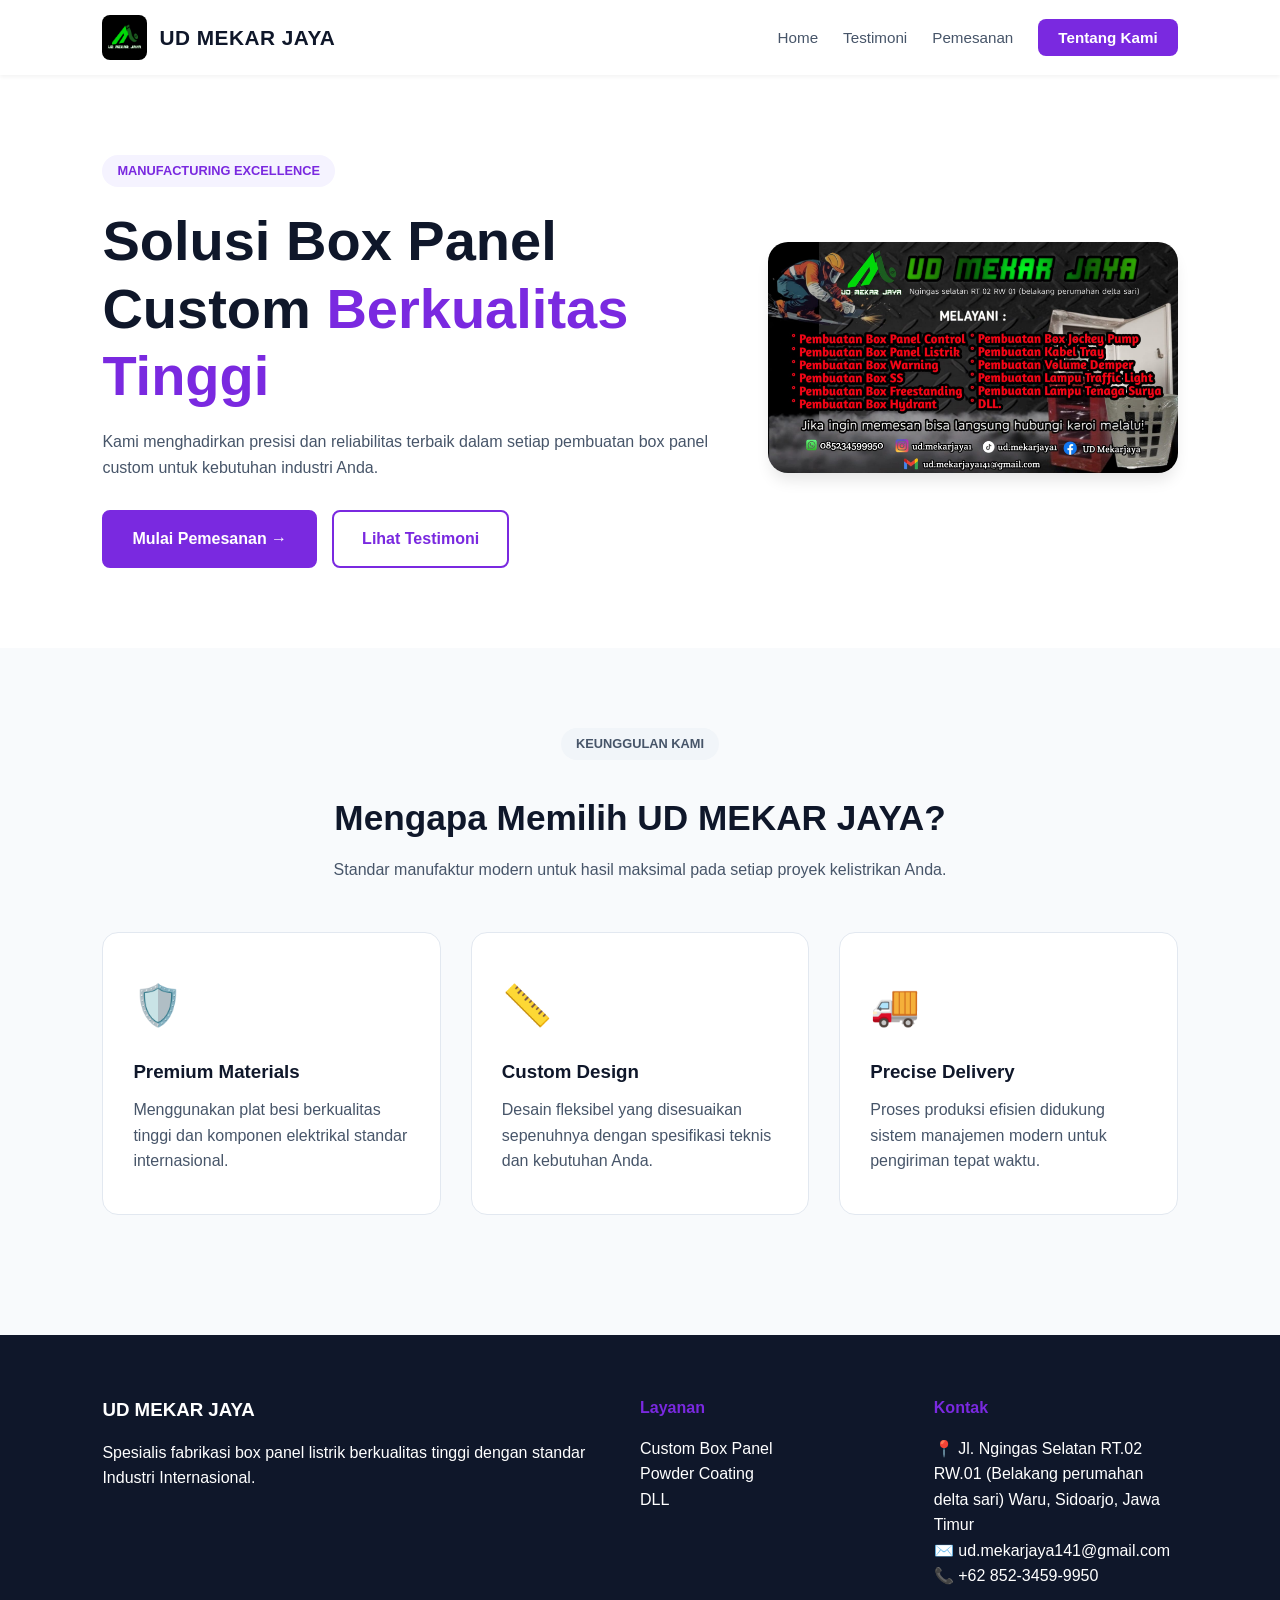
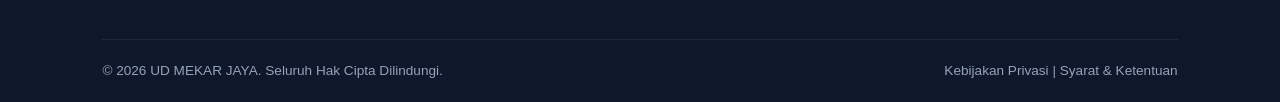
<file: index.html>
<!doctype html>
<html lang="id">
  <head>
    <meta charset="UTF-8" />
    <meta name="viewport" content="width=device-width, initial-scale=1.0" />
    <title>UD MEKAR JAYA - Home</title>
    <link rel="stylesheet" href="style.css" />
  </head>
  <body>
    <nav>
      <div class="logo-container">
        <a href="index.html" class="brand-link">
          <img src="img/logo.jpeg" alt="Logo UD Mekar Jaya" class="logo-img" />
          <span class="brand-name">UD MEKAR JAYA</span>
        </a>
      </div>
      <div class="menu-toggle" id="mobile-menu">
        <span></span><span></span><span></span>
      </div>
      <ul>
        <li><a href="index.html">Home</a></li>
        <li><a href="testimoni.html">Testimoni</a></li>
        <li><a href="pemesanan.html">Pemesanan</a></li>
        <li><a href="tentangkami.html" class="btn-about">Tentang Kami</a></li>
      </ul>
    </nav>

    <header class="hero">
      <div class="hero-content">
        <span class="badge">MANUFACTURING EXCELLENCE</span>
        <h1>Solusi Box Panel Custom <span>Berkualitas Tinggi</span></h1>
        <p>
          Kami menghadirkan presisi dan reliabilitas terbaik dalam setiap
          pembuatan box panel custom untuk kebutuhan industri Anda.
        </p>
        <div class="hero-btns">
          <a href="pemesanan.html" class="btn-primary">Mulai Pemesanan →</a>
          <a href="testimoni.html" class="btn-secondary">Lihat Testimoni</a>
        </div>
      </div>
      <div class="hero-img">
        <img src="img/profile.jpeg" alt="Profile" />
      </div>
    </header>

    <section class="features">
      <span class="badge" style="background: #f1f5f9; color: #475569"
        >KEUNGGULAN KAMI</span
      >
      <h2 style="font-size: 2.2rem; color: #0f172a; margin-top: 10px">
        Mengapa Memilih UD MEKAR JAYA?
      </h2>
      <p style="margin-top: 10px; color: #475569">
        Standar manufaktur modern untuk hasil maksimal pada setiap proyek
        kelistrikan Anda.
      </p>
      <div class="features-grid">
        <div class="feature-card">
          <div class="feature-icon">🛡️</div>
          <h3 style="color: #0f172a; margin-bottom: 10px">Premium Materials</h3>
          <p>
            Menggunakan plat besi berkualitas tinggi dan komponen elektrikal
            standar internasional.
          </p>
        </div>
        <div class="feature-card">
          <div class="feature-icon">📏</div>
          <h3 style="color: #0f172a; margin-bottom: 10px">Custom Design</h3>
          <p>
            Desain fleksibel yang disesuaikan sepenuhnya dengan spesifikasi
            teknis dan kebutuhan Anda.
          </p>
        </div>
        <div class="feature-card">
          <div class="feature-icon">🚚</div>
          <h3 style="color: #0f172a; margin-bottom: 10px">Precise Delivery</h3>
          <p>
            Proses produksi efisien didukung sistem manajemen modern untuk
            pengiriman tepat waktu.
          </p>
        </div>
      </div>
    </section>

    <footer>
      <div class="footer-grid">
        <div>
          <h3>UD MEKAR JAYA</h3>
          <p>
            Spesialis fabrikasi box panel listrik berkualitas tinggi dengan
            standar Industri Internasional.
          </p>
        </div>
        <div>
          <h4>Layanan</h4>
          <p>Custom Box Panel<br />Powder Coating<br />DLL</p>
        </div>
        <div>
          <h4>Kontak</h4>
          <p>
            📍 Jl. Ngingas Selatan RT.02 RW.01 (Belakang perumahan delta sari)
            Waru, Sidoarjo, Jawa Timur<br />✉️ ud.mekarjaya141@gmail.com<br />
            📞 +62 852-3459-9950
          </p>
        </div>
      </div>
      <div class="footer-bottom">
        <p>© 2026 UD MEKAR JAYA. Seluruh Hak Cipta Dilindungi.</p>
        <p>Kebijakan Privasi | Syarat & Ketentuan</p>
      </div>
    </footer>
    <script src="script.js"></script>
  </body>
</html>
</file>
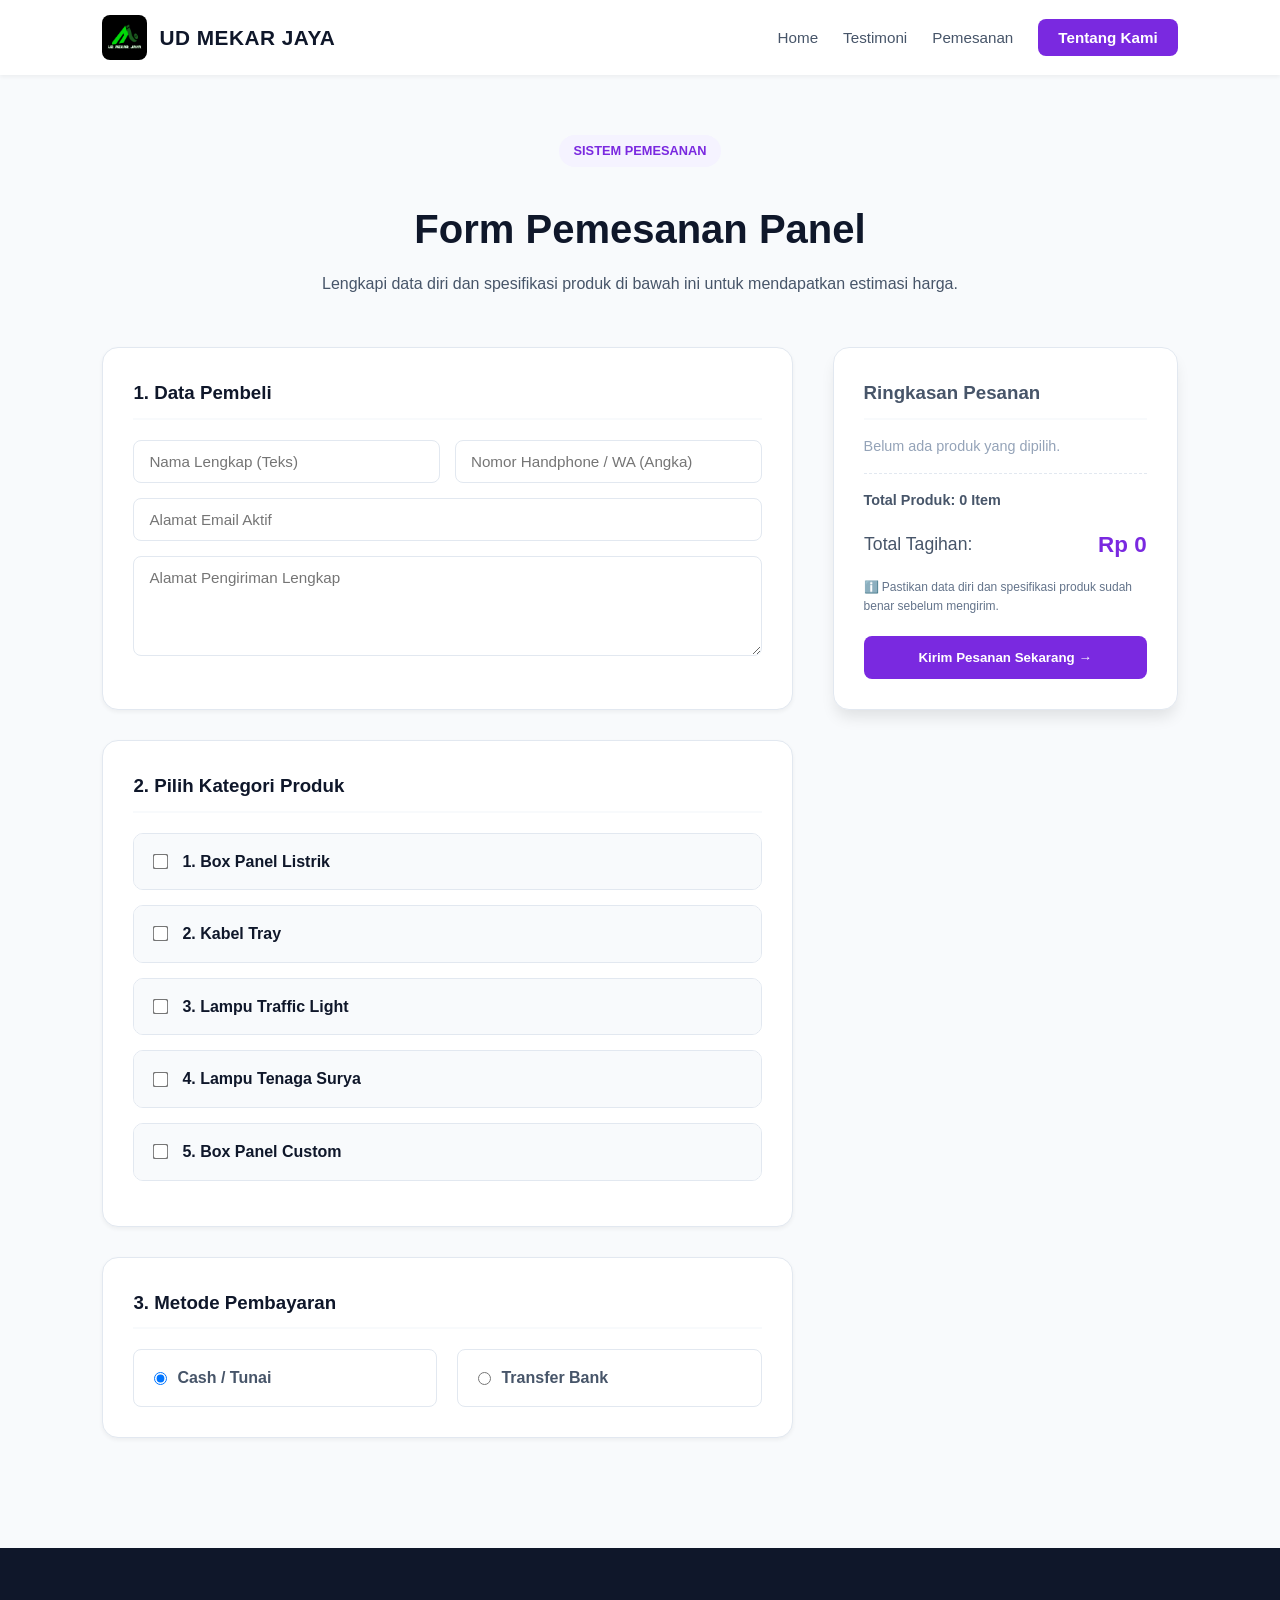
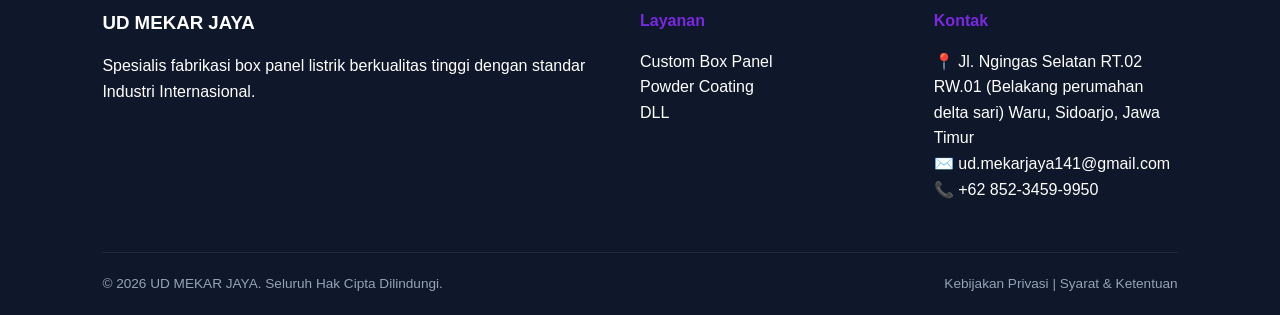
<file: pemesanan.html>
<!doctype html>
<html lang="id">
  <head>
    <meta charset="UTF-8" />
    <meta name="viewport" content="width=device-width, initial-scale=1.0" />
    <title>Pemesanan - UD MEKAR JAYA</title>
    <link rel="stylesheet" href="style.css" />
  </head>
  <body>
    <nav>
      <div class="logo-container">
        <a href="index.html" class="brand-link">
          <img src="img/logo.jpeg" alt="Logo UD Mekar Jaya" class="logo-img" />
          <span class="brand-name">UD MEKAR JAYA</span>
        </a>
      </div>
      <div class="menu-toggle" id="mobile-menu">
        <span></span><span></span><span></span>
      </div>
      <ul>
        <li><a href="index.html">Home</a></li>
        <li><a href="testimoni.html">Testimoni</a></li>
        <li><a href="pemesanan.html">Pemesanan</a></li>
        <li><a href="tentangkami.html" class="btn-about">Tentang Kami</a></li>
      </ul>
    </nav>

    <div style="padding: 60px 8% 10px; text-align: center">
      <span class="badge">SISTEM PEMESANAN</span>
      <h1 style="font-size: 2.5rem; color: #0f172a; margin-top: 10px">
        Form Pemesanan Panel
      </h1>
      <p style="color: #475569; margin-top: 10px">
        Lengkapi data diri dan spesifikasi produk di bawah ini untuk mendapatkan
        estimasi harga.
      </p>
    </div>

    <div class="order-container">
      <div class="order-list">
        <div class="order-step">
          <h3>1. Data Pembeli</h3>
          <div class="input-grid">
            <input
              type="text"
              id="cust-name"
              placeholder="Nama Lengkap (Teks)"
              required
            />
            <input
              type="tel"
              id="cust-phone"
              placeholder="Nomor Handphone / WA (Angka)"
              required
            />
          </div>
          <input
            type="email"
            id="cust-email"
            placeholder="Alamat Email Aktif"
            required
          />
          <textarea
            id="cust-address"
            style="height: 100px"
            placeholder="Alamat Pengiriman Lengkap"
            required
          ></textarea>
        </div>

        <div class="order-step">
          <h3>2. Pilih Kategori Produk</h3>

          <div class="cat-wrapper">
            <label class="cat-header">
              <input
                type="checkbox"
                class="cat-check"
                value="Box Panel Listrik"
                data-target="cat-1"
              />
              1. Box Panel Listrik
            </label>
            <div id="cat-1" class="cat-body hidden">
              <select class="prod-type">
                <option value="Freestanding" data-price="1500000">
                  Freestanding (Rp 1.500.000)
                </option>
                <option value="Panel Control" data-price="800000">
                  Panel Control (Rp 800.000)
                </option>
                <option value="Box Hydrant" data-price="600000">
                  Box Hydrant (Rp 600.000)
                </option>
                <option value="Box Jockey Pump" data-price="500000">
                  Box Jockey Pump (Rp 500.000)
                </option>
              </select>
              <div class="dim-group">
                <span style="font-size: 0.9rem; font-weight: 600"
                  >Dimensi (P x L x T) mm:</span
                >
                <div class="dimension-inputs">
                  <input type="number" class="dim-p" placeholder="P" /> x
                  <input type="number" class="dim-l" placeholder="L" /> x
                  <input type="number" class="dim-t" placeholder="T" />
                </div>
              </div>
              <div class="qty-group">
                <span style="font-size: 0.9rem; font-weight: 600">Jumlah:</span>
                <input type="number" class="prod-qty" value="1" min="1" />
              </div>
              <input
                type="text"
                class="prod-note"
                placeholder="Catatan tambahan (Warna, Plat, dll)"
              />
            </div>
          </div>

          <div class="cat-wrapper">
            <label class="cat-header">
              <input
                type="checkbox"
                class="cat-check"
                value="Kabel Tray"
                data-target="cat-2"
              />
              2. Kabel Tray
            </label>
            <div id="cat-2" class="cat-body hidden">
              <div class="dim-group">
                <span style="font-size: 0.9rem; font-weight: 600"
                  >Dimensi (P x L x T) mm:</span
                >
                <div class="dimension-inputs">
                  <input type="number" class="dim-p" placeholder="P" /> x
                  <input type="number" class="dim-l" placeholder="L" /> x
                  <input type="number" class="dim-t" placeholder="T" />
                </div>
              </div>
              <div class="qty-group">
                <span style="font-size: 0.9rem; font-weight: 600">Jumlah:</span>
                <input
                  type="number"
                  class="prod-qty"
                  data-price="150000"
                  value="1"
                  min="1"
                />
                <span style="font-size: 0.8rem; color: #64748b"
                  >*Harga per batang: Rp 150.000</span
                >
              </div>
              <input
                type="text"
                class="prod-note"
                placeholder="Catatan tambahan"
              />
            </div>
          </div>

          <div class="cat-wrapper">
            <label class="cat-header">
              <input
                type="checkbox"
                class="cat-check"
                value="Lampu Traffic Light"
                data-target="cat-3"
              />
              3. Lampu Traffic Light
            </label>
            <div id="cat-3" class="cat-body hidden">
              <div class="qty-group">
                <span style="font-size: 0.9rem; font-weight: 600"
                  >Jumlah Set:</span
                >
                <input
                  type="number"
                  class="prod-qty"
                  data-price="2500000"
                  value="1"
                  min="1"
                />
                <span style="font-size: 0.8rem; color: #64748b"
                  >*Harga per set: Rp 2.500.000</span
                >
              </div>
              <input
                type="text"
                class="prod-note"
                placeholder="Catatan tambahan"
              />
            </div>
          </div>

          <div class="cat-wrapper">
            <label class="cat-header">
              <input
                type="checkbox"
                class="cat-check"
                value="Lampu Tenaga Surya"
                data-target="cat-4"
              />
              4. Lampu Tenaga Surya
            </label>
            <div id="cat-4" class="cat-body hidden">
              <div class="qty-group">
                <span style="font-size: 0.9rem; font-weight: 600"
                  >Jumlah Set:</span
                >
                <input
                  type="number"
                  class="prod-qty"
                  data-price="3500000"
                  value="1"
                  min="1"
                />
                <span style="font-size: 0.8rem; color: #64748b"
                  >*Harga per set: Rp 3.500.000</span
                >
              </div>
              <input
                type="text"
                class="prod-note"
                placeholder="Catatan tambahan"
              />
            </div>
          </div>

          <div class="cat-wrapper">
            <label class="cat-header">
              <input
                type="checkbox"
                class="cat-check"
                value="Box Panel Custom"
                data-target="cat-5"
              />
              5. Box Panel Custom
            </label>
            <div id="cat-5" class="cat-body hidden">
              <p
                style="
                  color: #ea580c;
                  font-size: 0.85rem;
                  margin-bottom: 15px;
                  font-weight: bold;
                "
              >
                ⚠️ Harga produk custom akan dihitung sesuai kesepakatan penjual
                dan pembeli.
              </p>
              <div class="dim-group">
                <span style="font-size: 0.9rem; font-weight: 600"
                  >Dimensi Custom (mm):</span
                >
                <div class="dimension-inputs">
                  <input type="number" class="dim-p" placeholder="P" /> x
                  <input type="number" class="dim-l" placeholder="L" /> x
                  <input type="number" class="dim-t" placeholder="T" />
                </div>
              </div>
              <div class="qty-group">
                <span style="font-size: 0.9rem; font-weight: 600">Jumlah:</span>
                <input
                  type="number"
                  class="prod-qty"
                  data-price="0"
                  value="1"
                  min="1"
                />
              </div>
              <textarea
                class="prod-note"
                style="height: 80px"
                placeholder="Jelaskan secara detail spesifikasi custom Anda..."
              ></textarea>
            </div>
          </div>
        </div>

        <div class="order-step">
          <h3>3. Metode Pembayaran</h3>
          <div class="payment-methods">
            <label
              ><input type="radio" name="payment" value="Cash" checked /> Cash /
              Tunai</label
            >
            <label
              ><input type="radio" name="payment" value="Transfer Bank" />
              Transfer Bank</label
            >
          </div>
        </div>
      </div>

      <div class="sidebar">
        <div class="sidebar-card">
          <h3
            style="
              margin-bottom: 15px;
              border-bottom: 2px solid #f8fafc;
              padding-bottom: 10px;
            "
          >
            Ringkasan Pesanan
          </h3>
          <div id="summary-items" style="margin-bottom: 15px">
            <p style="color: #94a3b8; font-size: 0.9rem">
              Belum ada produk yang dipilih.
            </p>
          </div>
          <hr
            style="border: 0; border-top: 1px dashed #e2e8f0; margin: 15px 0"
          />
          <p id="summary-qty" style="font-size: 0.9rem; font-weight: 600">
            Total Produk: 0 Item
          </p>
          <div
            style="
              display: flex;
              justify-content: space-between;
              align-items: center;
              margin-top: 15px;
            "
          >
            <span style="font-size: 1.1rem">Total Tagihan:</span>
            <h2 id="grand-total" style="color: #7a29e0; font-size: 1.4rem">
              Rp 0
            </h2>
          </div>
          <p style="font-size: 0.75rem; color: #64748b; margin-top: 15px">
            ℹ️ Pastikan data diri dan spesifikasi produk sudah benar sebelum
            mengirim.
          </p>
          <button
            onclick="sendToWhatsApp()"
            class="btn-primary"
            style="width: 100%; margin-top: 20px; border: none; cursor: pointer"
          >
            Kirim Pesanan Sekarang →
          </button>
        </div>
      </div>
    </div>

    <footer>
      <div class="footer-grid">
        <div>
          <h3>UD MEKAR JAYA</h3>
          <p>
            Spesialis fabrikasi box panel listrik berkualitas tinggi dengan
            standar Industri Internasional.
          </p>
        </div>
        <div>
          <h4>Layanan</h4>
          <p>Custom Box Panel<br />Powder Coating<br />DLL</p>
        </div>
        <div>
          <h4>Kontak</h4>
          <p>
            📍 Jl. Ngingas Selatan RT.02 RW.01 (Belakang perumahan delta sari)
            Waru, Sidoarjo, Jawa Timur<br />✉️ ud.mekarjaya141@gmail.com<br />
            📞 +62 852-3459-9950
          </p>
        </div>
      </div>
      <div class="footer-bottom">
        <p>© 2026 UD MEKAR JAYA. Seluruh Hak Cipta Dilindungi.</p>
        <p>Kebijakan Privasi | Syarat & Ketentuan</p>
      </div>
    </footer>
    <script src="script.js"></script>
  </body>
</html>
</file>
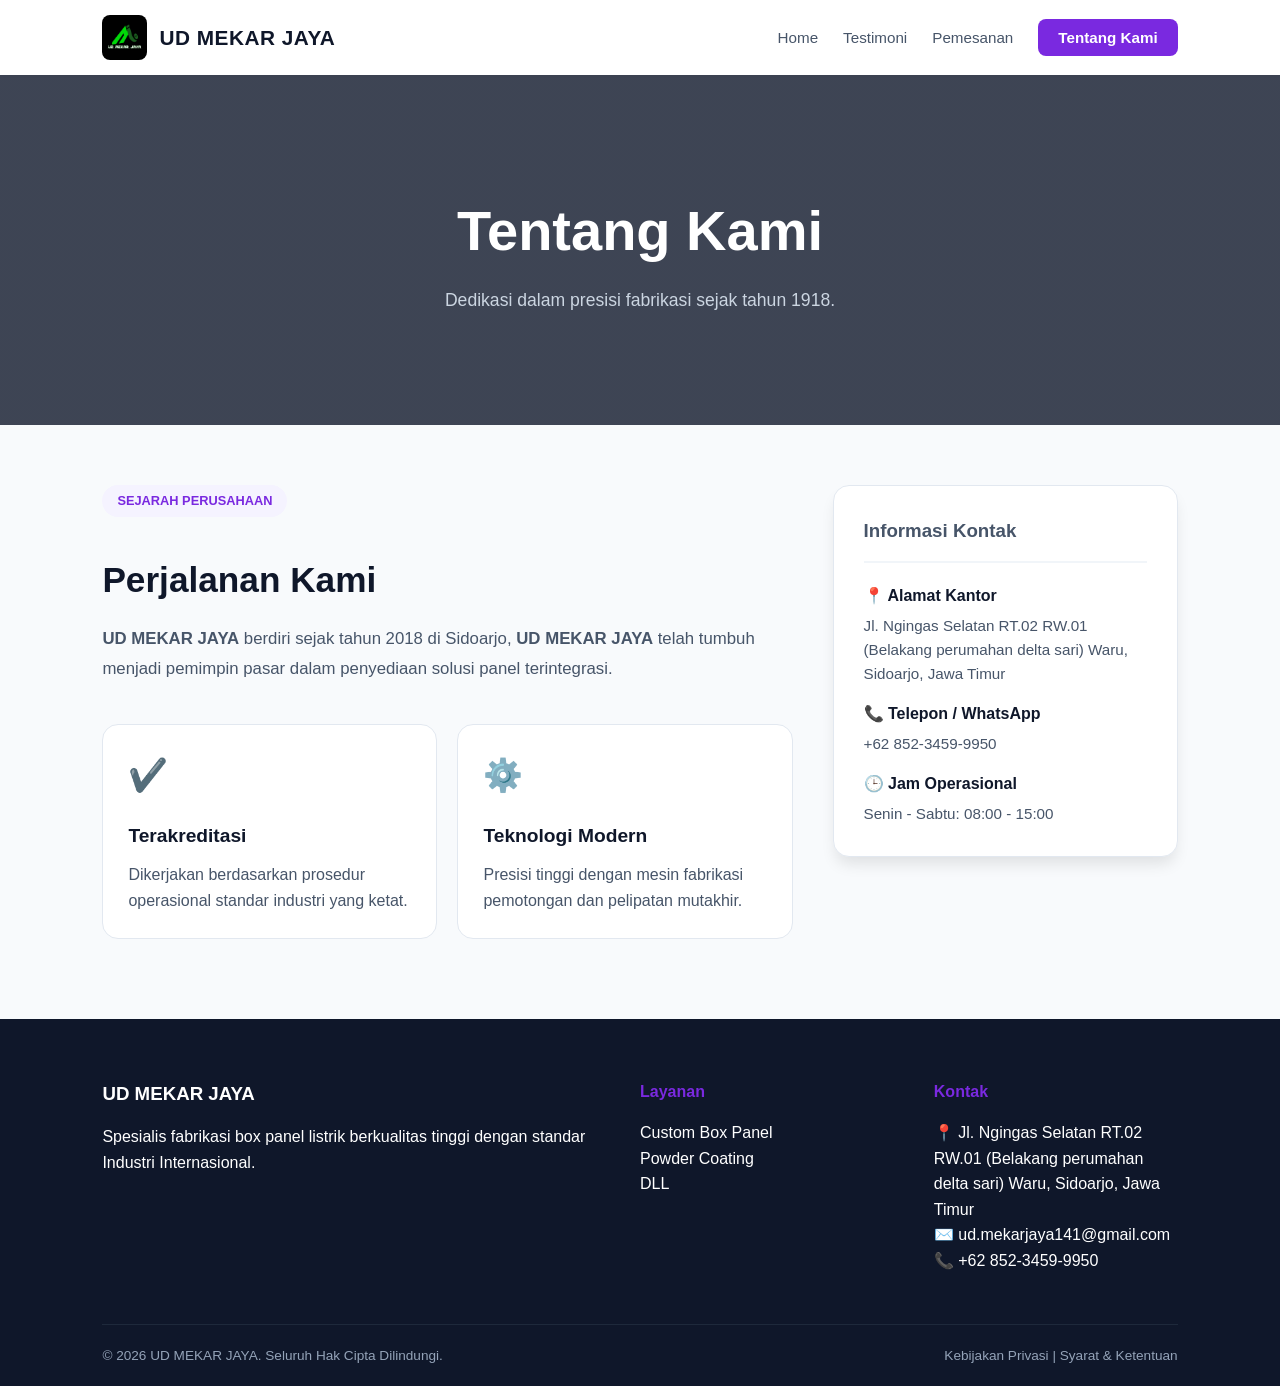
<file: tentangkami.html>
<!doctype html>
<html lang="id">
  <head>
    <meta charset="UTF-8" />
    <meta name="viewport" content="width=device-width, initial-scale=1.0" />
    <title>Tentang Kami - UD MEKAR JAYA</title>
    <link rel="stylesheet" href="style.css" />
  </head>
  <body>
    <nav>
      <div class="logo-container">
        <a href="index.html" class="brand-link">
          <img src="img/logo.jpeg" alt="Logo UD Mekar Jaya" class="logo-img" />
          <span class="brand-name">UD MEKAR JAYA</span>
        </a>
      </div>
      <div class="menu-toggle" id="mobile-menu">
        <span></span><span></span><span></span>
      </div>
      <ul>
        <li><a href="index.html">Home</a></li>
        <li><a href="testimoni.html">Testimoni</a></li>
        <li><a href="pemesanan.html">Pemesanan</a></li>
        <li><a href="tentangkami.html" class="btn-about">Tentang Kami</a></li>
      </ul>
    </nav>

    <div
      style="
        background:
          linear-gradient(rgba(15, 23, 42, 0.8), rgba(15, 23, 42, 0.8)),
          url(&quot;https://images.unsplash.com/photo-1473341304170-971dccb5ac1e?auto=format&fit=crop&w=1200&quot;)
            center/cover;
        height: 350px;
        display: flex;
        align-items: center;
        justify-content: center;
        text-align: center;
      "
    >
      <div>
        <h1 style="color: white; font-size: 3.5rem; margin-bottom: 10px">
          Tentang Kami
        </h1>
        <p style="color: #cbd5e1; font-size: 1.1rem">
          Dedikasi dalam presisi fabrikasi sejak tahun 1918.
        </p>
      </div>
    </div>

    <div class="order-container" style="padding-top: 60px">
      <div>
        <span class="badge">SEJARAH PERUSAHAAN</span>
        <h2 style="font-size: 2.2rem; color: #0f172a; margin: 15px 0">
          Perjalanan Kami
        </h2>
        <p style="font-size: 1.05rem; line-height: 1.8">
          <strong>UD MEKAR JAYA</strong> berdiri sejak tahun 2018 di Sidoarjo,
          <strong>UD MEKAR JAYA</strong> telah tumbuh menjadi pemimpin pasar
          dalam penyediaan solusi panel terintegrasi.
        </p>

        <div
          class="features-grid"
          style="grid-template-columns: 1fr 1fr; margin-top: 40px; gap: 20px"
        >
          <div class="feature-card" style="padding: 25px">
            <div class="feature-icon" style="font-size: 2rem">✔️</div>
            <h4 style="color: #0f172a; margin-bottom: 10px; font-size: 1.2rem">
              Terakreditasi
            </h4>
            <p>
              Dikerjakan berdasarkan prosedur operasional standar industri yang
              ketat.
            </p>
          </div>
          <div class="feature-card" style="padding: 25px">
            <div class="feature-icon" style="font-size: 2rem">⚙️</div>
            <h4 style="color: #0f172a; margin-bottom: 10px; font-size: 1.2rem">
              Teknologi Modern
            </h4>
            <p>
              Presisi tinggi dengan mesin fabrikasi pemotongan dan pelipatan
              mutakhir.
            </p>
          </div>
        </div>
      </div>

      <div class="sidebar">
        <div class="sidebar-card">
          <h3
            style="
              border-bottom: 2px solid #f1f5f9;
              padding-bottom: 15px;
              margin-bottom: 20px;
            "
          >
            Informasi Kontak
          </h3>
          <div style="margin-bottom: 15px">
            <strong style="color: #0f172a">📍 Alamat Kantor</strong>
            <p style="font-size: 0.95rem; margin-top: 5px">
              Jl. Ngingas Selatan RT.02 RW.01 (Belakang perumahan delta sari)
              Waru, Sidoarjo, Jawa Timur
            </p>
          </div>
          <div style="margin-bottom: 15px">
            <strong style="color: #0f172a">📞 Telepon / WhatsApp</strong>
            <p style="font-size: 0.95rem; margin-top: 5px">+62 852-3459-9950</p>
          </div>
          <div>
            <strong style="color: #0f172a">🕒 Jam Operasional</strong>
            <p style="font-size: 0.95rem; margin-top: 5px">
              Senin - Sabtu: 08:00 - 15:00
            </p>
          </div>
        </div>
      </div>
    </div>

    <footer>
      <div class="footer-grid">
        <div>
          <h3>UD MEKAR JAYA</h3>
          <p>
            Spesialis fabrikasi box panel listrik berkualitas tinggi dengan
            standar Industri Internasional.
          </p>
        </div>
        <div>
          <h4>Layanan</h4>
          <p>Custom Box Panel<br />Powder Coating<br />DLL</p>
        </div>
        <div>
          <h4>Kontak</h4>
          <p>
            📍 Jl. Ngingas Selatan RT.02 RW.01 (Belakang perumahan delta sari)
            Waru, Sidoarjo, Jawa Timur<br />✉️ ud.mekarjaya141@gmail.com<br />
            📞 +62 852-3459-9950
          </p>
        </div>
      </div>
      <div class="footer-bottom">
        <p>© 2026 UD MEKAR JAYA. Seluruh Hak Cipta Dilindungi.</p>
        <p>Kebijakan Privasi | Syarat & Ketentuan</p>
      </div>
    </footer>
    <script src="script.js"></script>
  </body>
</html>
</file>
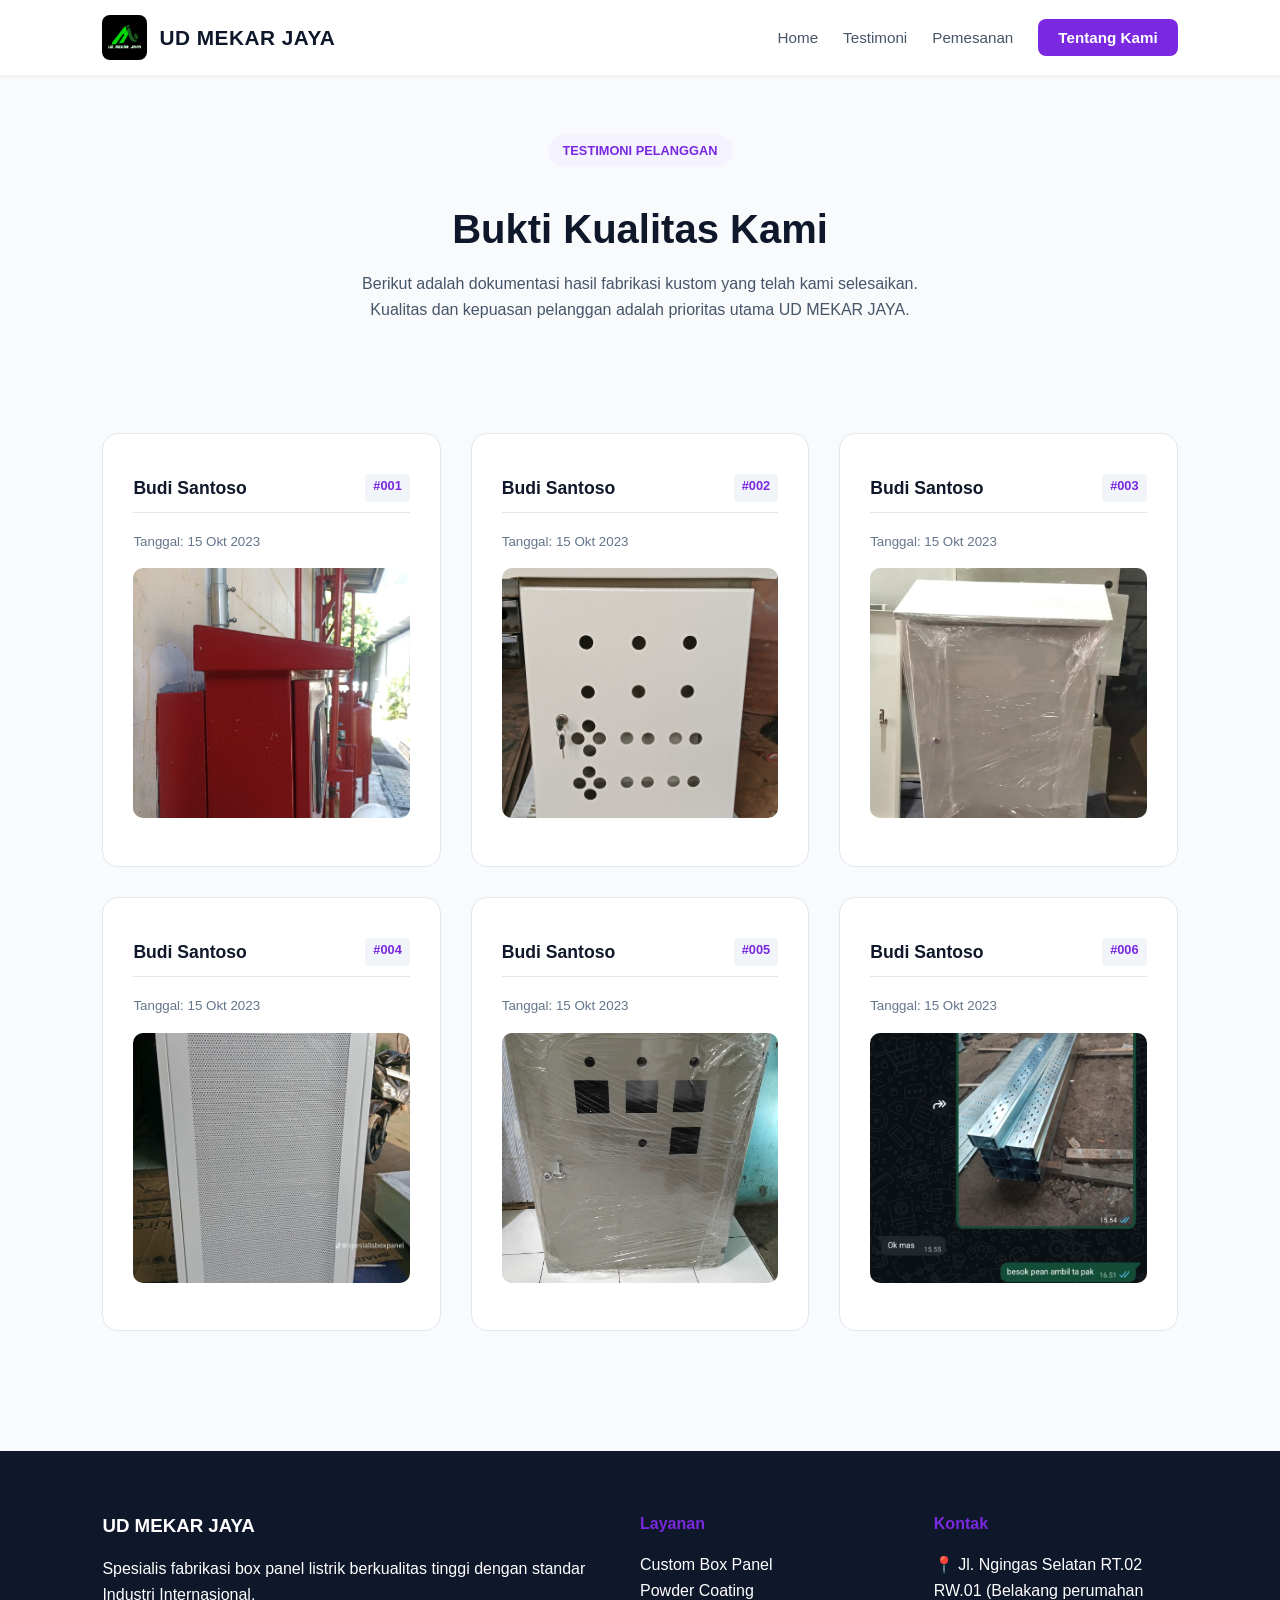
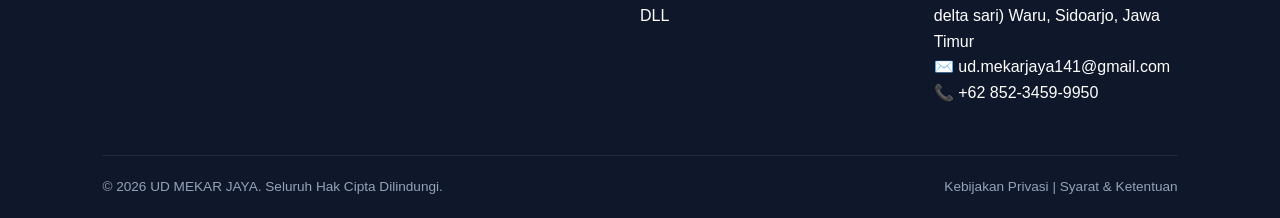
<file: testimoni.html>
<!doctype html>
<html lang="id">
  <head>
    <meta charset="UTF-8" />
    <meta name="viewport" content="width=device-width, initial-scale=1.0" />
    <title>Testimoni - UD MEKAR JAYA</title>
    <link rel="stylesheet" href="style.css" />
  </head>
  <body>
    <nav>
      <div class="logo-container">
        <a href="index.html" class="brand-link">
          <img src="img/logo.jpeg" alt="Logo UD Mekar Jaya" class="logo-img" />
          <span class="brand-name">UD MEKAR JAYA</span>
        </a>
      </div>
      <div class="menu-toggle" id="mobile-menu">
        <span></span><span></span><span></span>
      </div>
      <ul>
        <li><a href="index.html">Home</a></li>
        <li><a href="testimoni.html">Testimoni</a></li>
        <li><a href="pemesanan.html">Pemesanan</a></li>
        <li><a href="tentangkami.html" class="btn-about">Tentang Kami</a></li>
      </ul>
    </nav>

    <div style="padding: 60px 8% 10px; text-align: center">
      <span class="badge">TESTIMONI PELANGGAN</span>
      <h1 style="font-size: 2.5rem; color: #0f172a; margin-top: 10px">
        Bukti Kualitas Kami
      </h1>
      <p
        style="
          color: #475569;
          margin-top: 10px;
          max-width: 600px;
          margin-inline: auto;
        "
      >
        Berikut adalah dokumentasi hasil fabrikasi kustom yang telah kami
        selesaikan. Kualitas dan kepuasan pelanggan adalah prioritas utama UD
        MEKAR JAYA.
      </p>
    </div>

    <div class="features">
      <div class="testi-grid" style="margin-top: 20px">
        <div class="testi-card">
          <div
            style="
              display: flex;
              justify-content: space-between;
              border-bottom: 1px solid #e2e8f0;
              padding-bottom: 10px;
              margin-bottom: 15px;
            "
          >
            <strong style="color: #0f172a; font-size: 1.1rem"
              >Budi Santoso</strong
            >
            <span
              style="
                background: #f1f5f9;
                padding: 2px 8px;
                border-radius: 4px;
                font-size: 0.8rem;
                font-weight: bold;
                color: #7a29e0;
              "
              >#001</span
            >
          </div>
          <small style="color: #64748b">Tanggal: 15 Okt 2023</small>
          <img
            src="img/testi_1.jpeg"
            alt="testi_001"
            style="height: 250px; object-fit: cover"
          />
        </div>

        <div class="testi-card">
          <div
            style="
              display: flex;
              justify-content: space-between;
              border-bottom: 1px solid #e2e8f0;
              padding-bottom: 10px;
              margin-bottom: 15px;
            "
          >
            <strong style="color: #0f172a; font-size: 1.1rem"
              >Budi Santoso</strong
            >
            <span
              style="
                background: #f1f5f9;
                padding: 2px 8px;
                border-radius: 4px;
                font-size: 0.8rem;
                font-weight: bold;
                color: #7a29e0;
              "
              >#002</span
            >
          </div>
          <small style="color: #64748b">Tanggal: 15 Okt 2023</small>
          <img
            src="img/testi_2.jpeg"
            alt="testi_002"
            style="height: 250px; object-fit: cover"
          />
        </div>

        <div class="testi-card">
          <div
            style="
              display: flex;
              justify-content: space-between;
              border-bottom: 1px solid #e2e8f0;
              padding-bottom: 10px;
              margin-bottom: 15px;
            "
          >
            <strong style="color: #0f172a; font-size: 1.1rem"
              >Budi Santoso</strong
            >
            <span
              style="
                background: #f1f5f9;
                padding: 2px 8px;
                border-radius: 4px;
                font-size: 0.8rem;
                font-weight: bold;
                color: #7a29e0;
              "
              >#003</span
            >
          </div>
          <small style="color: #64748b">Tanggal: 15 Okt 2023</small>
          <img
            src="img/testi_3.jpeg"
            alt="testi_003"
            style="height: 250px; object-fit: cover"
          />
        </div>

        <div class="testi-card">
          <div
            style="
              display: flex;
              justify-content: space-between;
              border-bottom: 1px solid #e2e8f0;
              padding-bottom: 10px;
              margin-bottom: 15px;
            "
          >
            <strong style="color: #0f172a; font-size: 1.1rem"
              >Budi Santoso</strong
            >
            <span
              style="
                background: #f1f5f9;
                padding: 2px 8px;
                border-radius: 4px;
                font-size: 0.8rem;
                font-weight: bold;
                color: #7a29e0;
              "
              >#004</span
            >
          </div>
          <small style="color: #64748b">Tanggal: 15 Okt 2023</small>
          <img
            src="img/testi_4.jpeg"
            alt="testi_004"
            style="height: 250px; object-fit: cover"
          />
        </div>

        <div class="testi-card">
          <div
            style="
              display: flex;
              justify-content: space-between;
              border-bottom: 1px solid #e2e8f0;
              padding-bottom: 10px;
              margin-bottom: 15px;
            "
          >
            <strong style="color: #0f172a; font-size: 1.1rem"
              >Budi Santoso</strong
            >
            <span
              style="
                background: #f1f5f9;
                padding: 2px 8px;
                border-radius: 4px;
                font-size: 0.8rem;
                font-weight: bold;
                color: #7a29e0;
              "
              >#005</span
            >
          </div>
          <small style="color: #64748b">Tanggal: 15 Okt 2023</small>
          <img
            src="img/testi_5.jpeg"
            alt="testi_005"
            style="height: 250px; object-fit: cover"
          />
        </div>

        <div class="testi-card">
          <div
            style="
              display: flex;
              justify-content: space-between;
              border-bottom: 1px solid #e2e8f0;
              padding-bottom: 10px;
              margin-bottom: 15px;
            "
          >
            <strong style="color: #0f172a; font-size: 1.1rem"
              >Budi Santoso</strong
            >
            <span
              style="
                background: #f1f5f9;
                padding: 2px 8px;
                border-radius: 4px;
                font-size: 0.8rem;
                font-weight: bold;
                color: #7a29e0;
              "
              >#006</span
            >
          </div>
          <small style="color: #64748b">Tanggal: 15 Okt 2023</small>
          <img
            src="img/testi_6.jpeg"
            alt="testi_006"
            style="height: 250px; object-fit: cover"
          />
        </div>
      </div>
    </div>

    <footer>
      <div class="footer-grid">
        <div>
          <h3>UD MEKAR JAYA</h3>
          <p>
            Spesialis fabrikasi box panel listrik berkualitas tinggi dengan
            standar Industri Internasional.
          </p>
        </div>
        <div>
          <h4>Layanan</h4>
          <p>Custom Box Panel<br />Powder Coating<br />DLL</p>
        </div>
        <div>
          <h4>Kontak</h4>
          <p>
            📍 Jl. Ngingas Selatan RT.02 RW.01 (Belakang perumahan delta sari)
            Waru, Sidoarjo, Jawa Timur<br />✉️ ud.mekarjaya141@gmail.com<br />
            📞 +62 852-3459-9950
          </p>
        </div>
      </div>
      <div class="footer-bottom">
        <p>© 2026 UD MEKAR JAYA. Seluruh Hak Cipta Dilindungi.</p>
        <p>Kebijakan Privasi | Syarat & Ketentuan</p>
      </div>
    </footer>
    <script src="script.js"></script>
  </body>
</html>
</file>
<file: style.css>
/* =========================================
   MASTER CSS - UD MEKAR JAYA
   ========================================= */
:root {
  --primary: #7a29e0;
  --primary-dark: #6321b6;
  --secondary: #475569;
  --dark: #0f172a;
  --light: #f8fafc;
  --white: #ffffff;
  --border: #e2e8f0;
  --shadow-sm: 0 2px 4px rgba(0, 0, 0, 0.05);
  --shadow-md: 0 10px 15px -3px rgba(0, 0, 0, 0.1);
  --transition: all 0.3s ease;
}

* {
  margin: 0;
  padding: 0;
  box-sizing: border-box;
  font-family: "Segoe UI", Tahoma, Geneva, Verdana, sans-serif;
}
body {
  background-color: var(--light);
  color: var(--secondary);
  line-height: 1.6;
  overflow-x: hidden;
}

/* --- NAVBAR RESPONSIF --- */
nav {
  display: flex;
  justify-content: space-between;
  align-items: center;
  padding: 15px 8%;
  background: var(--white);
  position: sticky;
  top: 0;
  z-index: 1000;
  box-shadow: var(--shadow-sm);
}
.logo-container .brand-link {
  display: flex;
  align-items: center;
  gap: 12px;
  text-decoration: none;
}
.logo-img {
  width: 45px;
  height: 45px;
  border-radius: 8px;
  object-fit: cover;
}
.brand-name {
  font-weight: bold;
  font-size: 1.3rem;
  color: var(--dark);
  letter-spacing: 0.5px;
}

nav ul {
  display: flex;
  list-style: none;
  gap: 25px;
  align-items: center;
}
nav ul li a {
  text-decoration: none;
  color: var(--secondary);
  font-weight: 500;
  font-size: 0.95rem;
  transition: var(--transition);
}
nav ul li a:hover {
  color: var(--primary);
}
.btn-about {
  background: var(--primary);
  color: var(--white) !important;
  padding: 10px 20px;
  border-radius: 8px;
  font-weight: 600 !important;
}

/* Hamburger Menu */
.menu-toggle {
  display: none;
  flex-direction: column;
  cursor: pointer;
  gap: 5px;
}
.menu-toggle span {
  width: 25px;
  height: 3px;
  background: var(--dark);
  border-radius: 2px;
  transition: 0.3s;
}

/* --- HERO SECTION --- */
.hero {
  display: flex;
  padding: 80px 8%;
  align-items: center;
  gap: 50px;
  background: var(--white);
}
.hero-content {
  flex: 1.2;
}
.hero-img {
  flex: 0.8;
}
.hero-img img {
  width: 100%;
  border-radius: 20px;
  box-shadow: var(--shadow-md);
}
.badge {
  background: #f5f3ff;
  color: var(--primary);
  padding: 6px 15px;
  border-radius: 20px;
  font-size: 0.8rem;
  font-weight: 700;
  display: inline-block;
  margin-bottom: 20px;
}
.hero h1 {
  font-size: 3.5rem;
  color: var(--dark);
  line-height: 1.2;
  margin-bottom: 20px;
}
.hero h1 span {
  color: var(--primary);
}
.hero-btns {
  display: flex;
  gap: 15px;
  margin-top: 30px;
}
.btn-primary,
.btn-secondary {
  padding: 14px 28px;
  border-radius: 8px;
  font-weight: 600;
  text-decoration: none;
  transition: var(--transition);
  border: 2px solid var(--primary);
}
.btn-primary {
  background: var(--primary);
  color: var(--white);
}
.btn-primary:hover {
  background: var(--primary-dark);
  border-color: var(--primary-dark);
  transform: translateY(-2px);
}
.btn-secondary {
  background: transparent;
  color: var(--primary);
}
.btn-secondary:hover {
  background: #f5f3ff;
}

/* --- LAYOUT UMUM (Fitur, Testimoni) --- */
.features {
  padding: 80px 8%;
  text-align: center;
}
.features-grid,
.testi-grid {
  display: grid;
  grid-template-columns: repeat(3, 1fr);
  gap: 30px;
  margin-top: 50px;
}
.feature-card,
.testi-card {
  background: var(--white);
  padding: 40px 30px;
  border-radius: 16px;
  border: 1px solid var(--border);
  transition: var(--transition);
  text-align: left;
}
.feature-card:hover,
.testi-card:hover {
  transform: translateY(-5px);
  box-shadow: var(--shadow-md);
  border-color: var(--primary);
}
.feature-icon {
  font-size: 2.5rem;
  margin-bottom: 20px;
}
.testi-card img {
  width: 100%;
  border-radius: 10px;
  margin-top: 15px;
  object-fit: cover;
}

/* --- HALAMAN PEMESANAN --- */
.order-container {
  display: grid;
  grid-template-columns: 2fr 1fr;
  padding: 40px 8%;
  gap: 40px;
}
.order-step {
  background: var(--white);
  padding: 30px;
  border-radius: 16px;
  box-shadow: var(--shadow-sm);
  margin-bottom: 30px;
  border: 1px solid var(--border);
}
.order-step h3 {
  margin-bottom: 20px;
  color: var(--dark);
  border-bottom: 2px solid var(--light);
  padding-bottom: 10px;
}
.sidebar-card {
  background: var(--white);
  padding: 30px;
  border-radius: 16px;
  position: sticky;
  top: 100px;
  box-shadow: var(--shadow-md);
  border: 1px solid var(--border);
}

/* Form Elements */
input,
textarea,
select {
  width: 100%;
  padding: 12px 15px;
  border: 1px solid var(--border);
  border-radius: 8px;
  margin-bottom: 15px;
  font-size: 0.95rem;
  transition: var(--transition);
}
input:focus,
textarea:focus,
select:focus {
  border-color: var(--primary);
  outline: none;
  box-shadow: 0 0 0 3px rgba(122, 41, 224, 0.1);
}
.input-grid {
  display: grid;
  grid-template-columns: 1fr 1fr;
  gap: 15px;
}
.hidden {
  display: none !important;
}

/* Kategori Produk */
.cat-wrapper {
  border: 1px solid var(--border);
  border-radius: 10px;
  margin-bottom: 15px;
  overflow: hidden;
}
.cat-header {
  display: flex;
  align-items: center;
  padding: 15px 20px;
  background: var(--light);
  cursor: pointer;
  font-weight: 600;
  color: var(--dark);
}
.cat-header input {
  width: auto;
  margin: 0 15px 0 0;
  transform: scale(1.2);
  cursor: pointer;
}
.cat-body {
  padding: 20px;
  background: var(--white);
  border-top: 1px solid var(--border);
}

/* Dimensi & Hitungan */
.dim-group {
  display: flex;
  align-items: center;
  gap: 10px;
  margin-bottom: 15px;
  background: var(--light);
  padding: 10px 15px;
  border-radius: 8px;
}
.dim-group input {
  width: 80px;
  margin-bottom: 0;
  text-align: center;
}
.qty-group {
  display: flex;
  align-items: center;
  gap: 15px;
  margin-bottom: 15px;
}
.qty-group input {
  width: 100px;
  margin-bottom: 0;
}

/* Payment Radio */
.payment-methods {
  display: flex;
  gap: 20px;
}
.payment-methods label {
  display: flex;
  align-items: center;
  gap: 10px;
  cursor: pointer;
  font-weight: 600;
  padding: 15px 20px;
  border: 1px solid var(--border);
  border-radius: 8px;
  flex: 1;
}
.payment-methods input {
  width: auto;
  margin: 0;
}

/* --- FOOTER --- */
footer {
  background: var(--dark);
  color: white;
  padding: 60px 8% 20px;
  margin-top: 40px;
}
.footer-grid {
  display: grid;
  grid-template-columns: 2fr 1fr 1fr;
  gap: 50px;
  margin-bottom: 50px;
}
.footer-grid h3 {
  color: var(--white);
  margin-bottom: 15px;
}
.footer-grid h4 {
  color: var(--primary);
  margin-bottom: 15px;
}
.footer-bottom {
  border-top: 1px solid #1e293b;
  padding-top: 20px;
  display: flex;
  justify-content: space-between;
  font-size: 0.85rem;
  color: #94a3b8;
}

/* --- RESPONSIVE MOBILE --- */
@media (max-width: 992px) {
  .menu-toggle {
    display: flex;
  }
  nav ul {
    position: fixed;
    right: -100%;
    top: 75px;
    background: var(--white);
    flex-direction: column;
    width: 100%;
    height: calc(100vh - 75px);
    padding: 40px;
    transition: var(--transition);
    box-shadow: var(--shadow-md);
  }
  nav ul.active {
    right: 0;
  }

  .hero {
    flex-direction: column;
    text-align: center;
    padding-top: 40px;
  }
  .hero-btns {
    justify-content: center;
  }
  .features-grid,
  .testi-grid {
    grid-template-columns: repeat(2, 1fr);
  }
  .order-container {
    grid-template-columns: 1fr;
  }
  .input-grid {
    grid-template-columns: 1fr;
  }
}

@media (max-width: 600px) {
  .features-grid,
  .testi-grid,
  .footer-grid {
    grid-template-columns: 1fr;
  }
  .footer-bottom {
    flex-direction: column;
    text-align: center;
    gap: 10px;
  }
  .dim-group {
    flex-wrap: wrap;
    justify-content: center;
  }
}
</file>
